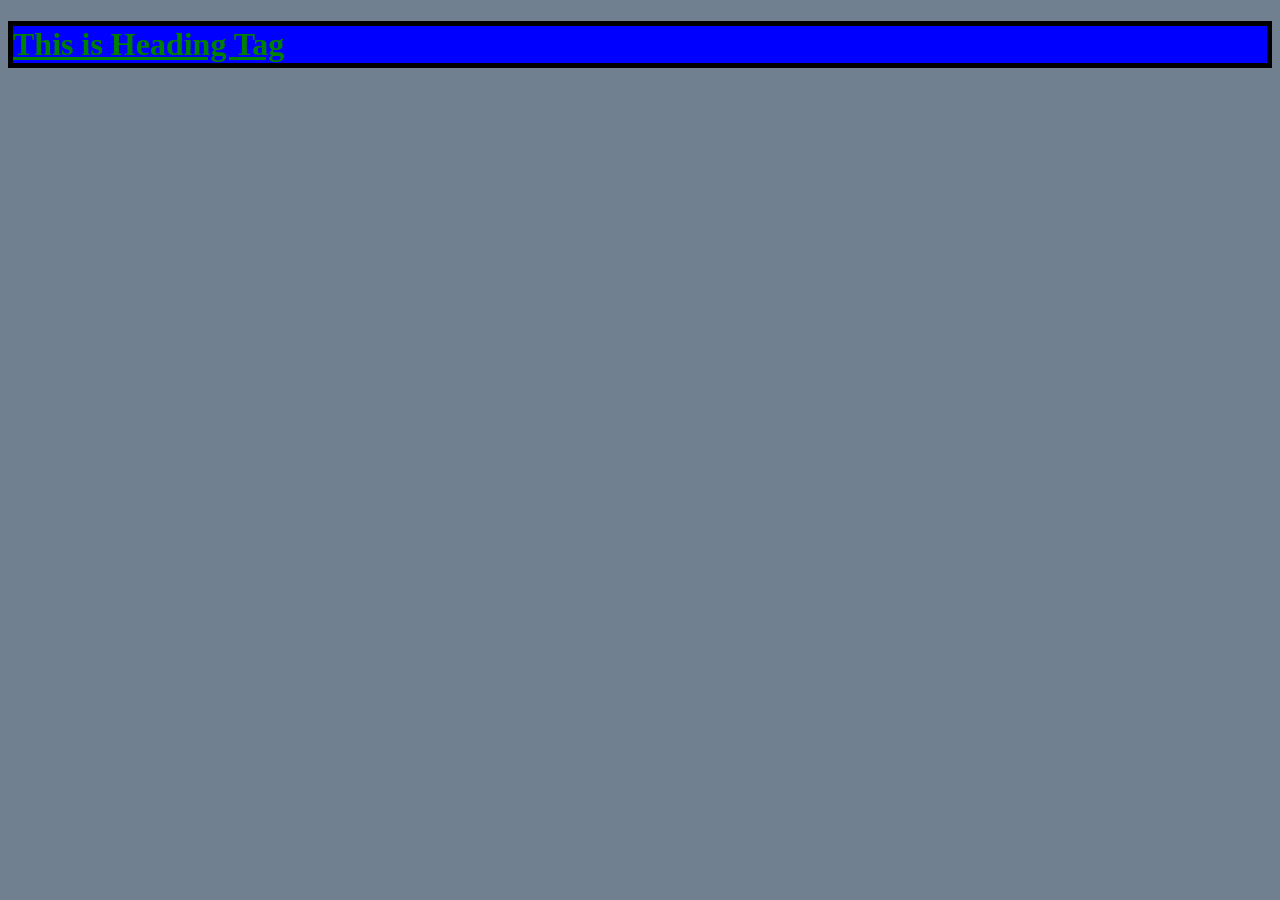
<file: HTML Lecture-Practice/03-7-2026/index.html>
<!DOCTYPE html>
<html>
<head>
	<title>Html Lecture</title>

	<style>
		.heading{
			background: yellow;
			border:5px solid black;
			color:green;
		}
	</style>
	<link rel="stylesheet" href="./style.css">
	
</head>
<body>
	<h1 class="heading" style="text-decoration: underline;">This is Heading Tag</h1>


	<div>
		<span>
			<i></i>
		</span>
		<span>
			<b></b>
		</span>
	</div>
</body>
</html>
</file>
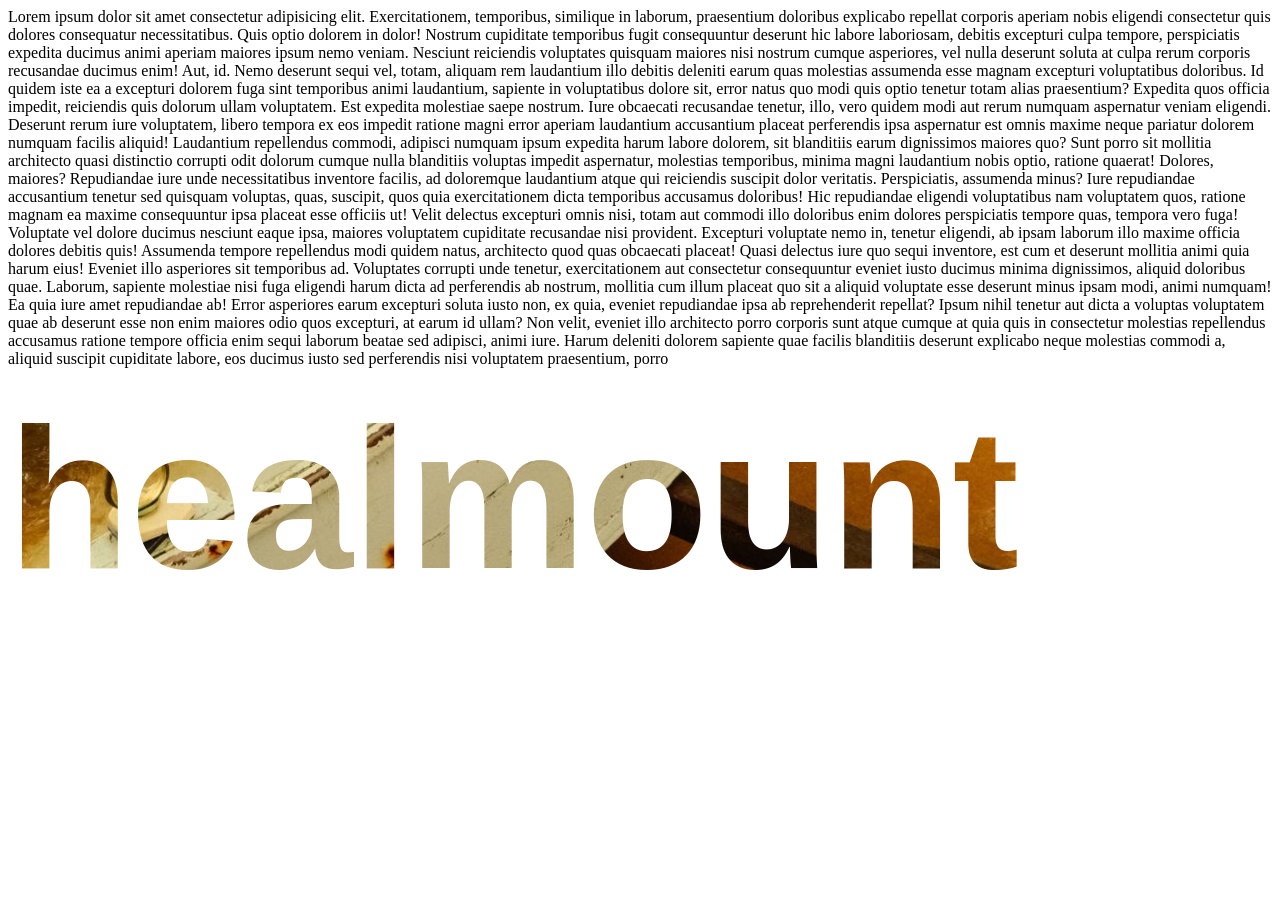
<file: HTML Lecture-Practice/8-7-2026/index.html>
<!DOCTYPE html>
<html lang="en">
<head>
  <meta charset="UTF-8">
  <meta name="viewport" content="width=device-width, initial-scale=1.0">
  <title>Document</title>
  <link rel="stylesheet" href="style.css">
</head>
<body

  <p>Lorem ipsum dolor sit amet consectetur adipisicing elit. Exercitationem, temporibus, similique in laborum, praesentium doloribus explicabo repellat corporis aperiam nobis eligendi consectetur quis dolores consequatur necessitatibus. Quis optio dolorem in dolor! Nostrum cupiditate temporibus fugit consequuntur deserunt hic labore laboriosam, debitis excepturi culpa tempore, perspiciatis expedita ducimus animi aperiam maiores ipsum nemo veniam. Nesciunt reiciendis voluptates quisquam maiores nisi nostrum cumque asperiores, vel nulla deserunt soluta at culpa rerum corporis recusandae ducimus enim! Aut, id. Nemo deserunt sequi vel, totam, aliquam rem laudantium illo debitis deleniti earum quas molestias assumenda esse magnam excepturi voluptatibus doloribus. Id quidem iste ea a excepturi dolorem fuga sint temporibus animi laudantium, sapiente in voluptatibus dolore sit, error natus quo modi quis optio tenetur totam alias praesentium? Expedita quos officia impedit, reiciendis quis dolorum ullam voluptatem. Est expedita molestiae saepe nostrum. Iure obcaecati recusandae tenetur, illo, vero quidem modi aut rerum numquam aspernatur veniam eligendi. Deserunt rerum iure voluptatem, libero tempora ex eos impedit ratione magni error aperiam laudantium accusantium placeat perferendis ipsa aspernatur est omnis maxime neque pariatur dolorem numquam facilis aliquid! Laudantium repellendus commodi, adipisci numquam ipsum expedita harum labore dolorem, sit blanditiis earum dignissimos maiores quo? Sunt porro sit mollitia architecto quasi distinctio corrupti odit dolorum cumque nulla blanditiis voluptas impedit aspernatur, molestias temporibus, minima magni laudantium nobis optio, ratione quaerat! Dolores, maiores? Repudiandae iure unde necessitatibus inventore facilis, ad doloremque laudantium atque qui reiciendis suscipit dolor veritatis. Perspiciatis, assumenda minus? Iure repudiandae accusantium tenetur sed quisquam voluptas, quas, suscipit, quos quia exercitationem dicta temporibus accusamus doloribus! Hic repudiandae eligendi voluptatibus nam voluptatem quos, ratione magnam ea maxime consequuntur ipsa placeat esse officiis ut! Velit delectus excepturi omnis nisi, totam aut commodi illo doloribus enim dolores perspiciatis tempore quas, tempora vero fuga! Voluptate vel dolore ducimus nesciunt eaque ipsa, maiores voluptatem cupiditate recusandae nisi provident. Excepturi voluptate nemo in, tenetur eligendi, ab ipsam laborum illo maxime officia dolores debitis quis! Assumenda tempore repellendus modi quidem natus, architecto quod quas obcaecati placeat! Quasi delectus iure quo sequi inventore, est cum et deserunt mollitia animi quia harum eius! Eveniet illo asperiores sit temporibus ad. Voluptates corrupti unde tenetur, exercitationem aut consectetur consequuntur eveniet iusto ducimus minima dignissimos, aliquid doloribus quae. Laborum, sapiente molestiae nisi fuga eligendi harum dicta ad perferendis ab nostrum, mollitia cum illum placeat quo sit a aliquid voluptate esse deserunt minus ipsam modi, animi numquam! Ea quia iure amet repudiandae ab! Error asperiores earum excepturi soluta iusto non, ex quia, eveniet repudiandae ipsa ab reprehenderit repellat? Ipsum nihil tenetur aut dicta a voluptas voluptatem quae ab deserunt esse non enim maiores odio quos excepturi, at earum id ullam? Non velit, eveniet illo architecto porro corporis sunt atque cumque at quia quis in consectetur molestias repellendus accusamus ratione tempore officia enim sequi laborum beatae sed adipisci, animi iure. Harum deleniti dolorem sapiente quae facilis blanditiis deserunt explicabo neque molestias commodi a, aliquid suscipit cupiditate labore, eos ducimus iusto sed perferendis nisi voluptatem praesentium, porro </p> 

  <div class="back_text">healmount</div>

  <div class="back_img"></div>
</body>
</html>
</file>
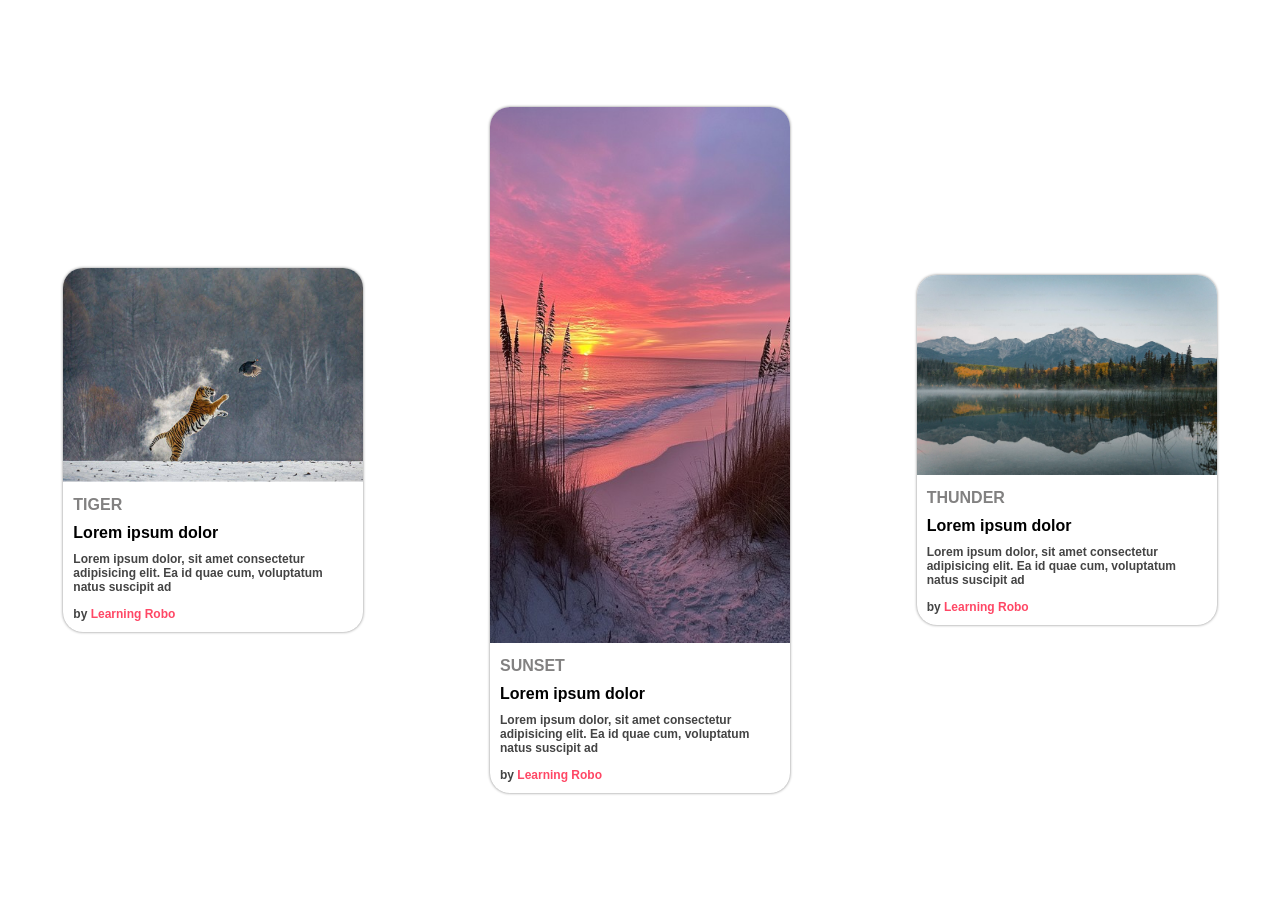
<file: HTML Lecture-Practice/card/index.html>
<!DOCTYPE html>
<html lang="en">

<head>
    <meta charset="UTF-8">
    <meta name="viewport" content="width=device-width, initial-scale=1.0">
    <title>Document</title>
    <link rel="stylesheet" href="./asset/style.css">
</head>

<body>
    <!-- CSS Card -->

    <section>
        <div class="card">
            <div class="card_img">
                <img src="./asset/image/tiger.jfif" alt="">
            </div>
            <div class="card_text">
                <div>TIGER</div>
                <p>Lorem ipsum dolor</p>
                <p>Lorem ipsum dolor, sit amet consectetur adipisicing elit. Ea id quae cum, voluptatum natus suscipit
                    ad</p>
                <span>by <a href="">Learning Robo</a>
                </span>
            </div>
        </div>
        <div class="card">
            <div class="card_img">
                <img src="./asset/image/sunset.jpg" alt="">
            </div>
            <div class="card_text">
                <div>SUNSET</div>
                <p>Lorem ipsum dolor</p>
                <p>Lorem ipsum dolor, sit amet consectetur adipisicing elit. Ea id quae cum, voluptatum natus suscipit
                    ad</p>
                <span>by <a href="">Learning Robo</a>
                </span>
            </div>
        </div>
        <div class="card">
            <div class="card_img">
                <img src="./asset/image/moutain.avif" alt="">
            </div>
            <div class="card_text">
                <div>THUNDER</div>
                <p>Lorem ipsum dolor</p>
                <p>Lorem ipsum dolor, sit amet consectetur adipisicing elit. Ea id quae cum, voluptatum natus suscipit
                    ad</p>
                <span>by <a href="">Learning Robo</a>
                </span>
            </div>
        </div>
    </section>
</body>

</html>
</file>
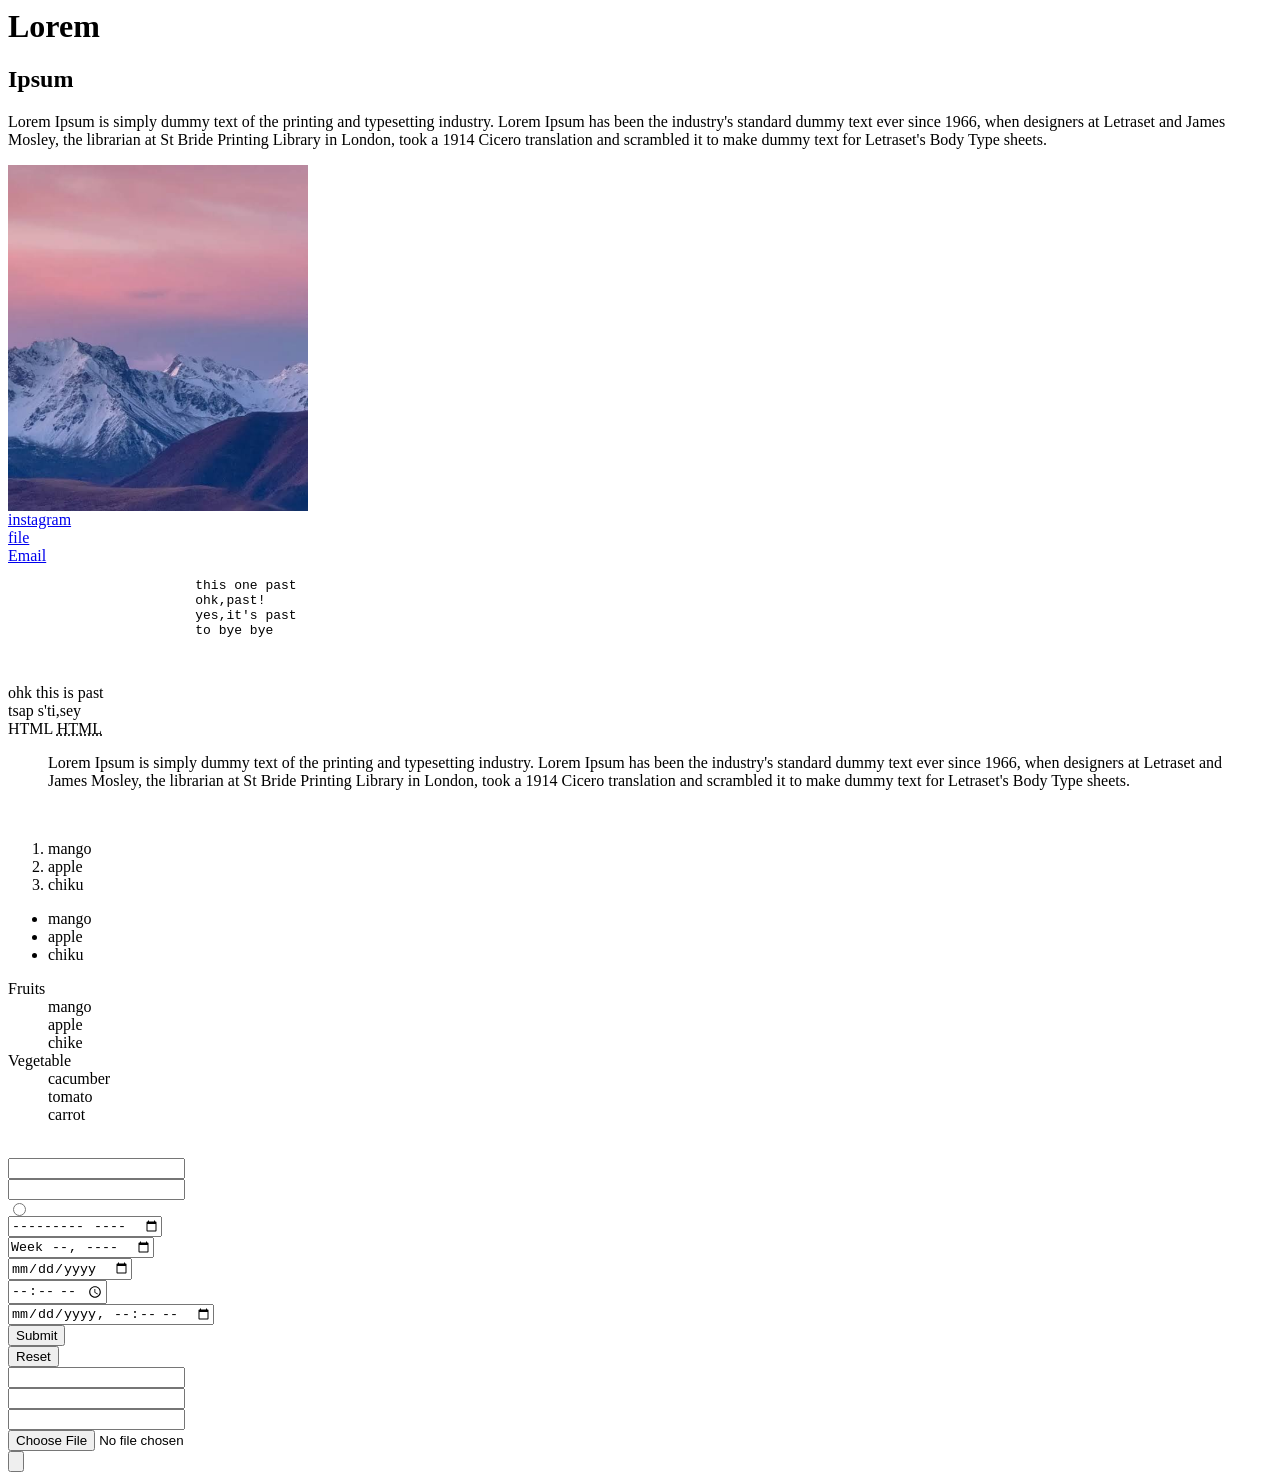
<file: HTML Lecture-Practice/30-6-2026/prc.html>
<html>
	<head>
		<title>practicl 1</title>
	</head>
	<body>
		<h1>Lorem</h1>
		<h2>Ipsum</h2>
		<p>
			Lorem Ipsum is simply dummy text of the printing and typesetting industry. Lorem Ipsum has been the industry's standard dummy text ever since 1966, when designers at Letraset and James Mosley, the librarian at St Bride Printing Library in London, took a 1914 Cicero translation and scrambled it to make dummy text for Letraset's Body Type sheets.
		</p>
		<img src="hill.jfif"alt="hill"width="300"/>
		<br>
		<a href="http://www.instagram.com"target="">instagram</a>
		<br>
		<a href="prctice"target="">file</a>
		<br>
		<a href="example55@gmil.com">Email</a> 
		<br>
		<pre>
			this one past
			ohk,past!
			yes,it's past
			to bye bye
		</pre>
		<br>
		<bdo dir="ltr">ohk this is past</bdo>
		<br>
		<bdo dir="rtl">yes,it's past</bdo>
		<br>
		<abbr>HTML</abbr>
		<abbr title="Hyper Text Transfer">HTML</abbr>
		<blockquote>
			Lorem Ipsum is simply dummy text of the printing and typesetting industry. Lorem Ipsum has been the industry's standard dummy text ever since 1966, when designers at Letraset and James Mosley, the librarian at St Bride Printing Library in London, took a 1914 Cicero translation and scrambled it to make dummy text for Letraset's Body Type sheets.
		</blockquote>
		<br>
		<ol>
			<li>mango</li>
			<li>apple</li>
			<li>chiku</li>
		</ol>
		<ul>
			<li>mango</li>
			<li>apple</li>
			<li>chiku</li>
		</ul>
		<dl>
			<dt>Fruits</dt>
				<dd>mango</dd>
				<dd>apple</dd>
				<dd>chike</dd>
			<dt>Vegetable</dt>
				<dd>cacumber</dd>
				<dd>tomato</dd>
				<dd>carrot</dd>
		</dl>
		<br>
		<input type="text">
		<br>
		<input type="chekbox">
		<br>
		<input type="radio">
		<br>
		<input type="month">
		<br>
		<input type="week">
		<br>
		<input type="date">
		<br>
		<input type="time">
		<br>
		<input type="datetime-local">
		<br>
		<input type="submit">
		<br>
		<input type="reset">
		<br>
		<input type="password">
		<br>
		<input type="url">
		<br>
		<input type="search">
		<br>
		<input type="file">
		<br>
		<input type="button"name="click">
	</body>
</html>
</file>
<file: HTML Lecture-Practice/03-7-2026/style.css>
body{
	background: slategray;
}

h1{
	background: blue !important;
	color:white;
}
</file>
<file: HTML Lecture-Practice/8-7-2026/style.css>
.back_text{
  font-size: 200px;
  font-weight: bold;
  background-image: url('back.jpg');
  color: transparent;
  background-clip: text;
  background-size: cover;
  background-position: bottom ;
  font-family: 'Segoe UI', Tahoma, Geneva, Verdana, sans-serif;
}
</file>
<file: HTML Lecture-Practice/card/asset/style.css>
* {
    box-sizing: border-box;
    margin: 0;
    padding: 0;
}

body {
    font-family: Verdana, Geneva, Tahoma, sans-serif;
}

/* CSS Card */

section {
    display: flex;
    justify-content: space-around;
    height: 100vh;
    align-items: center;
    flex-wrap: wrap;
}

.card {
    max-width: 300px;
    border-radius: 20px;
    overflow: hidden;
    box-shadow: 0px 0px 3px gray;
}

.card_img img {
    width: 100%;
}

.card_text {
    padding: 10px;

    div {
        color: rgb(130, 129, 129);
        font-weight: bold;
    }
}


.card_text p:nth-child(2) {
    font-weight: bold;
    margin-block: 10px;
}

.card_text p:nth-child(3) {
    font-size: 12px;
    margin-block: 10px;
    color: rgb(68, 68, 68);
    font-weight: bolder;
}

.card_text span {
    font-size: 12px;
    color: rgb(68, 68, 68);
    font-weight: bolder;

    a {
        text-decoration: none;
        color: rgb(255, 71, 101)
    }
}
</file>
